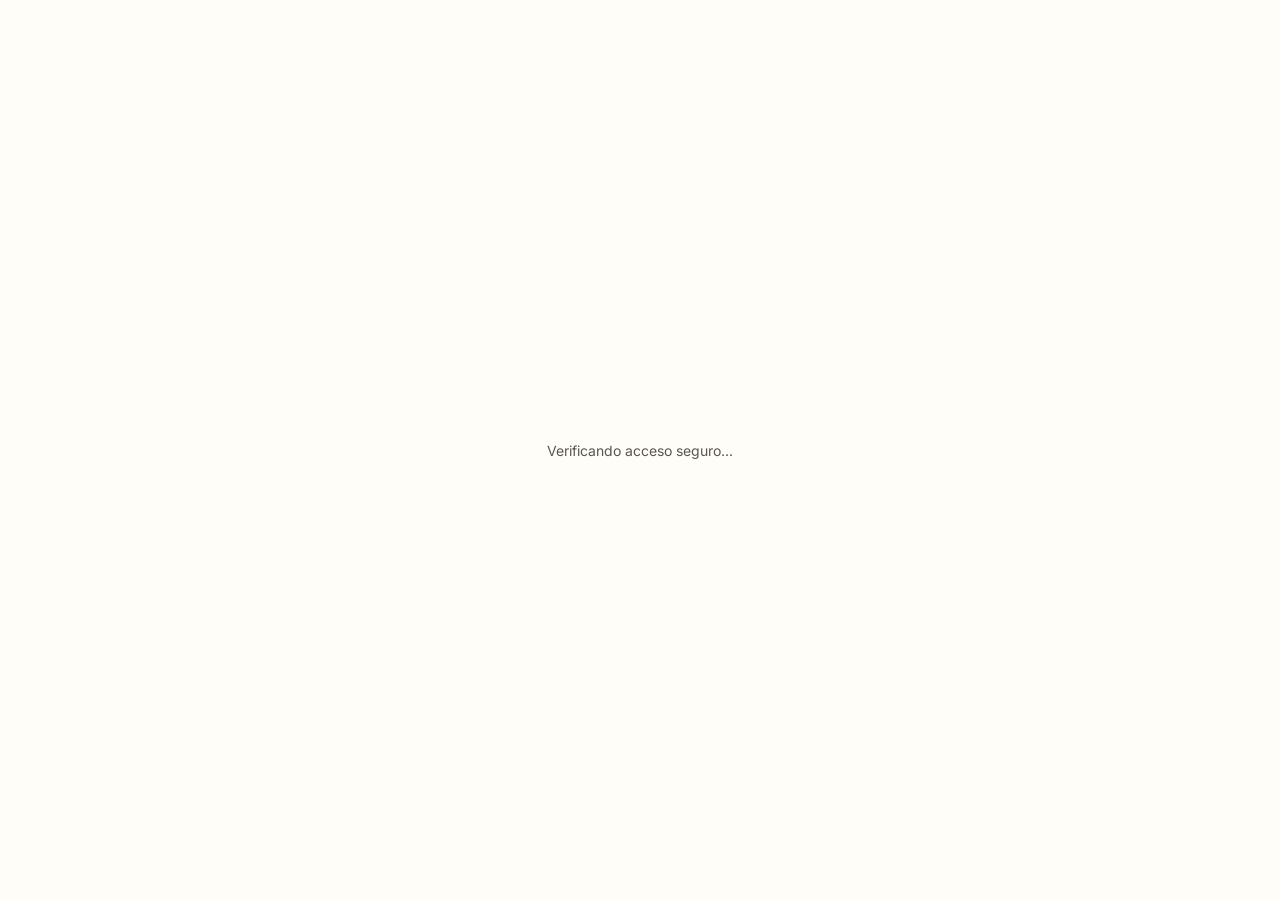
<file: index.html>
<!DOCTYPE html>
<html lang="es">
  <head>
    <meta charset="UTF-8" />
    <meta name="viewport" content="width=device-width, initial-scale=1.0" />
    <title>KōAN Global — Backoffice CEO Irene</title>
    <link rel="manifest" href="./manifest.json" />
    <meta name="theme-color" content="#6B2D3C" />
    <meta name="apple-mobile-web-app-capable" content="yes" />
    <meta name="apple-mobile-web-app-status-bar-style" content="black-translucent" />
    <meta name="apple-mobile-web-app-title" content="KŌAN CEO" />
    <link rel="preconnect" href="https://fonts.googleapis.com">
    <link rel="preconnect" href="https://fonts.gstatic.com" crossorigin>
    <link href="https://fonts.googleapis.com/css2?family=Cormorant+Garamond:wght@400;600;700&family=Inter:wght@300;400;500;600;700&display=swap" rel="stylesheet">
    <style>*{box-sizing:border-box;margin:0;padding:0}body{color:#1c1b1a;-webkit-font-smoothing:antialiased;background-color:#faf8f5;font-family:Inter,-apple-system,BlinkMacSystemFont,sans-serif}</style>
    <script type="module" crossorigin src="./assets/index-DHJnr1W3.js"></script>
    <link rel="modulepreload" crossorigin href="./assets/rolldown-runtime-pP25SEvz.js">
    <link rel="modulepreload" crossorigin href="./assets/dist-CAicUKqm.js">
  </head>
  <body>
    <div id="root"></div>
  </body>
</html>
</file>
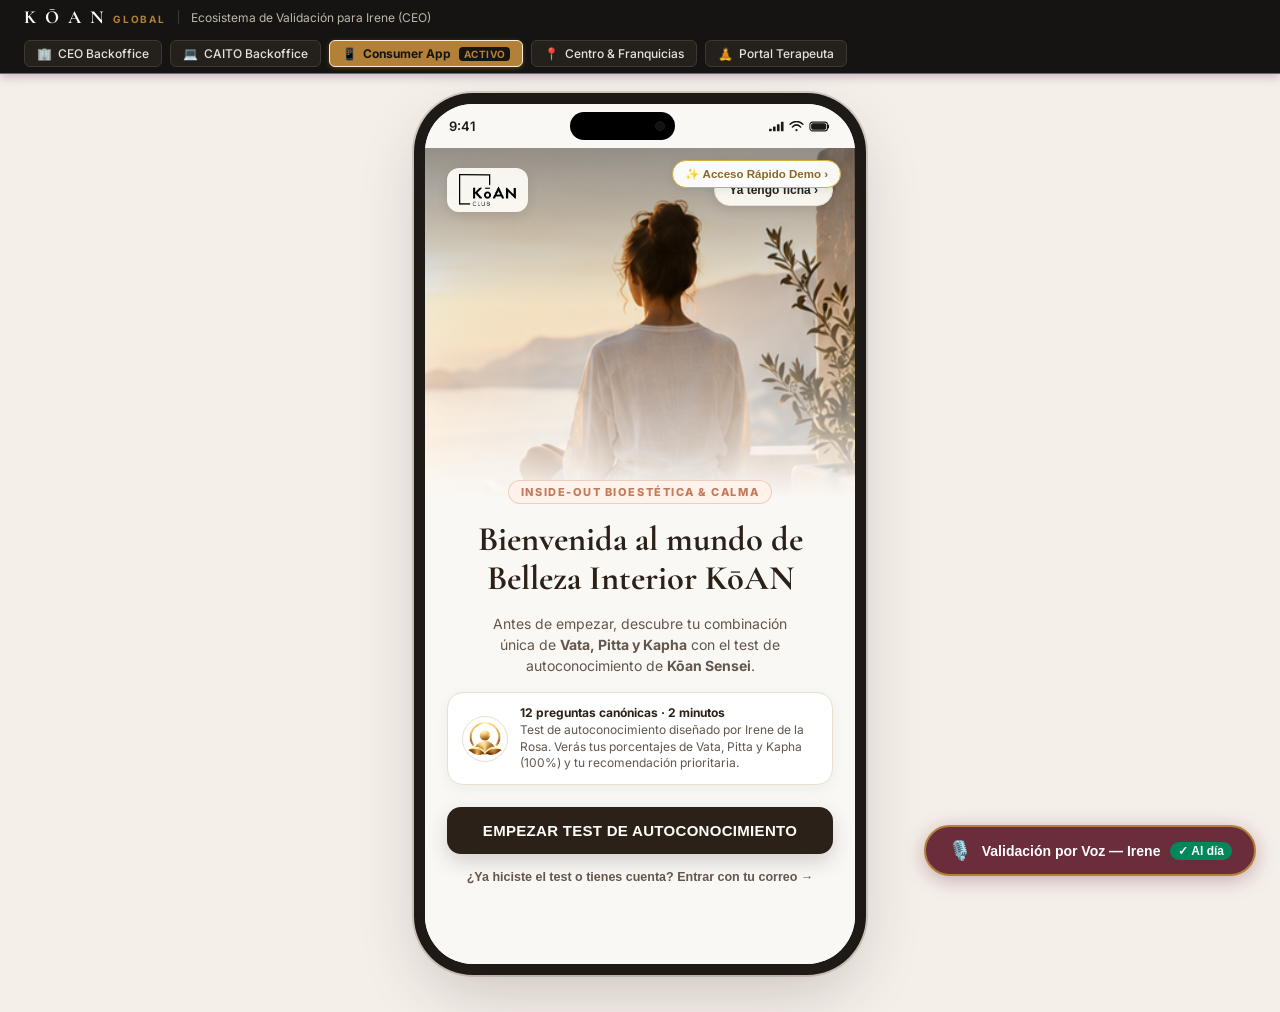
<file: app/index.html>
<!DOCTYPE html>
<html lang="es">
  <head>
    <meta charset="UTF-8" />
    <meta http-equiv="Cache-Control" content="no-cache, no-store, must-revalidate" />
    <meta http-equiv="Pragma" content="no-cache" />
    <meta http-equiv="Expires" content="0" />
    <meta name="viewport" content="width=device-width, initial-scale=1.0, maximum-scale=1.0, user-scalable=no, viewport-fit=cover" />
    <meta name="theme-color" content="#5C1D24" />
    <meta name="apple-mobile-web-app-capable" content="yes" />
    <meta name="apple-mobile-web-app-status-bar-style" content="black-translucent" />
    <meta name="apple-mobile-web-app-title" content="KōAN" />
    <link rel="manifest" href="./manifest.webmanifest" />
    <link rel="icon" type="image/svg+xml" href="./icon.svg" />
    <link rel="apple-touch-icon" href="./icon.svg" />
    <title>KōAN Digital — Bienestar & Bioestética</title>
    <link rel="preconnect" href="https://fonts.googleapis.com">
    <link rel="preconnect" href="https://fonts.gstatic.com" crossorigin>
    <link href="https://fonts.googleapis.com/css2?family=Cormorant+Garamond:wght@400;600;700&family=Inter:wght@300;400;500;600;700&display=swap" rel="stylesheet">
    <style>*{box-sizing:border-box;margin:0;padding:0}body{color:#0f172a;-webkit-font-smoothing:antialiased;background-color:#f8fafc;font-family:-apple-system,BlinkMacSystemFont,SF Pro Text,Segoe UI,Roboto,sans-serif}.koan-app-scroll{scrollbar-width:none;-ms-overflow-style:none}.koan-app-scroll::-webkit-scrollbar{display:none}</style>
    <script type="module" crossorigin src="./assets/index-DOC8Tl_q.js"></script>
    <link rel="modulepreload" crossorigin href="./assets/rolldown-runtime-WkwZ5CU-.js">
    <link rel="modulepreload" crossorigin href="./assets/dist-BvuoD7Ht.js">
  </head>
  <body>
    <div id="root"></div>
  </body>
</html>
</file>
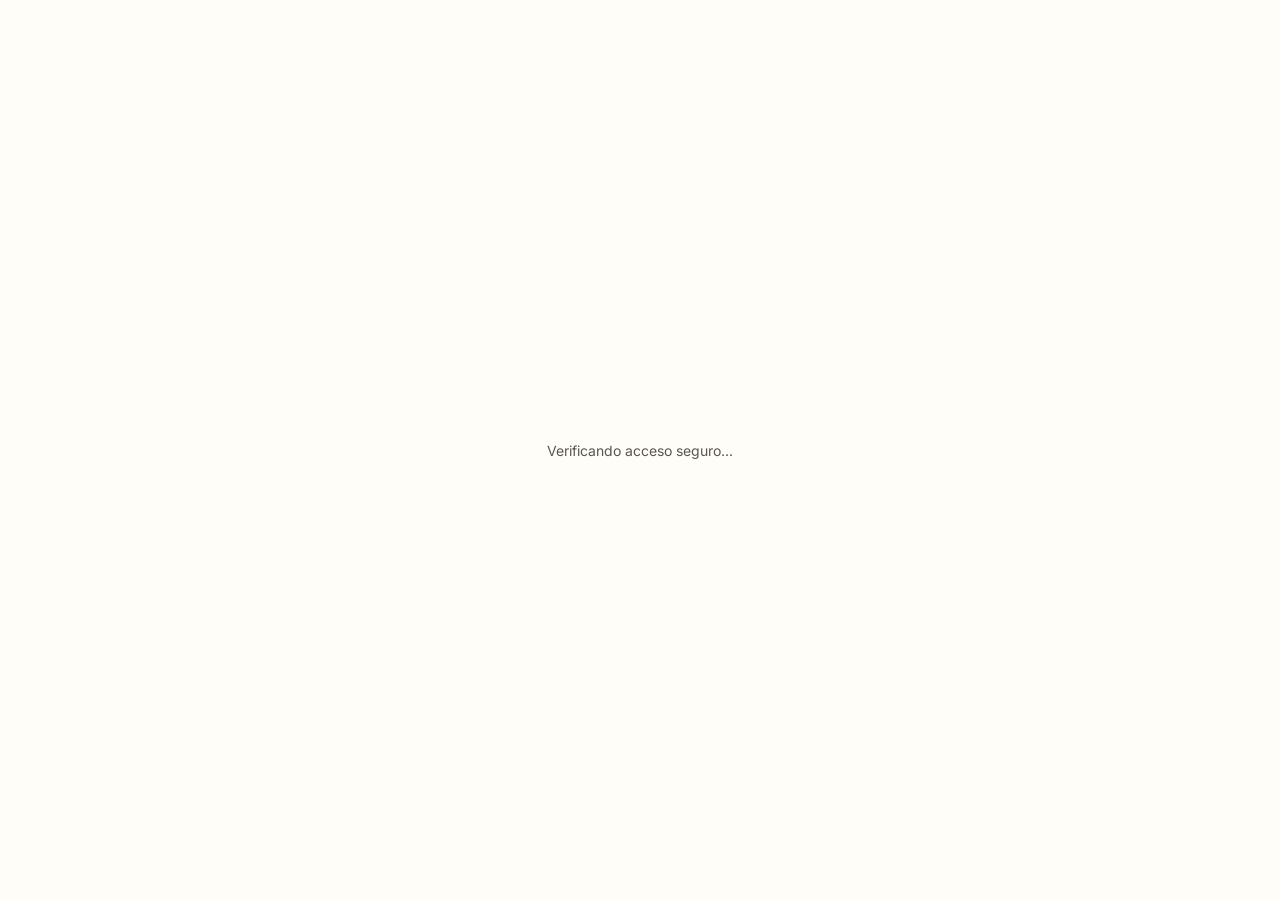
<file: center/index.html>
<!DOCTYPE html>
<html lang="es">
  <head>
    <meta charset="UTF-8" />
    <meta name="viewport" content="width=device-width, initial-scale=1.0" />
    <title>KōAN Portal Centro — Club Kōan Gràcia</title>
    <link rel="manifest" href="./manifest.json" />
    <meta name="theme-color" content="#4A7C7A" />
    <meta name="apple-mobile-web-app-capable" content="yes" />
    <meta name="apple-mobile-web-app-status-bar-style" content="black-translucent" />
    <meta name="apple-mobile-web-app-title" content="KŌAN Centro" />
    <link rel="preconnect" href="https://fonts.googleapis.com">
    <link rel="preconnect" href="https://fonts.gstatic.com" crossorigin>
    <link href="https://fonts.googleapis.com/css2?family=Cormorant+Garamond:wght@400;600;700&family=Inter:wght@300;400;500;600;700&display=swap" rel="stylesheet">
    <style>*{box-sizing:border-box;margin:0;padding:0}body{color:#1c1b1a;-webkit-font-smoothing:antialiased;background-color:#faf8f5;font-family:Inter,-apple-system,BlinkMacSystemFont,sans-serif}</style>
    <script type="module" crossorigin src="./assets/index-BcvXwYyI.js"></script>
  </head>
  <body>
    <div id="root"></div>
  </body>
</html>
</file>
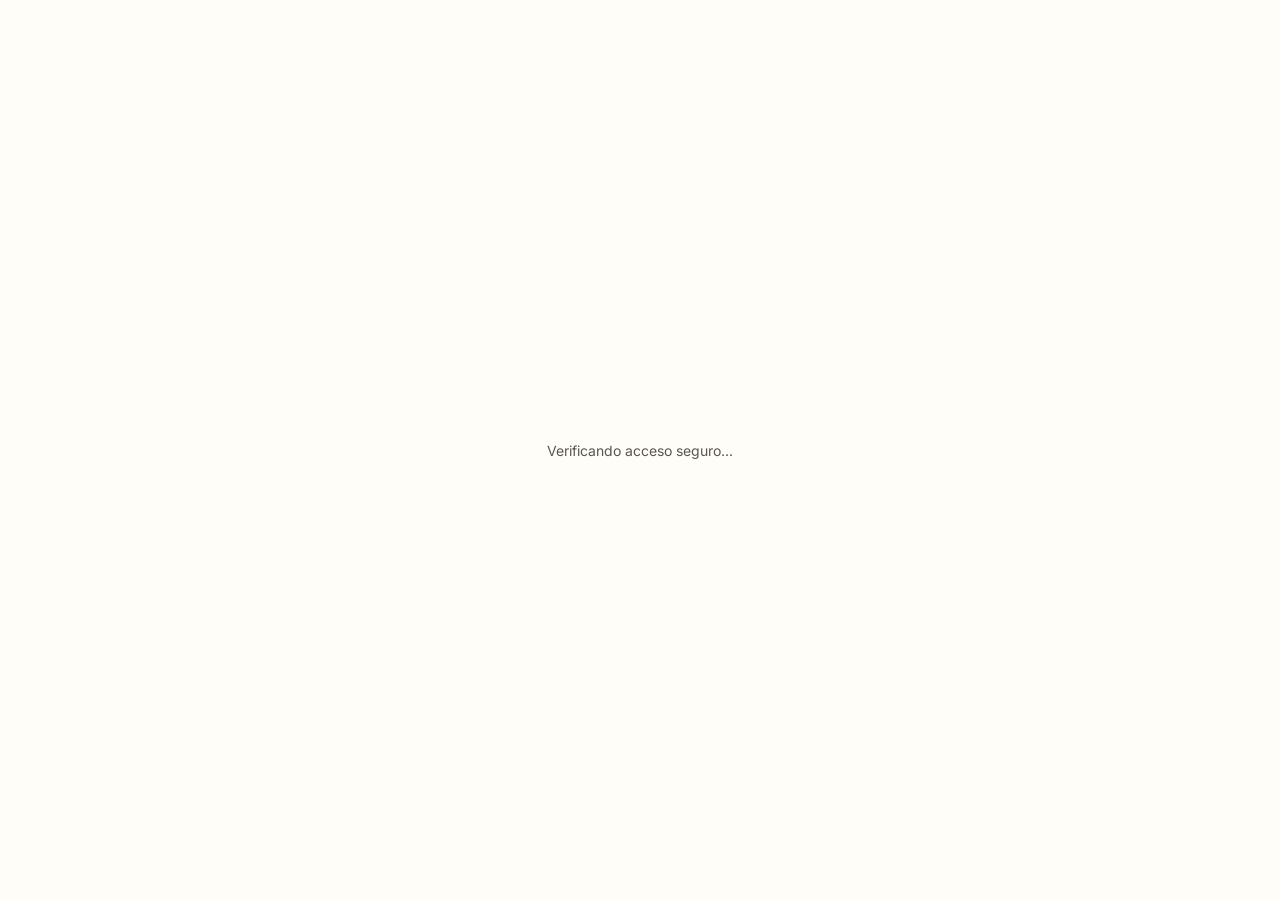
<file: tech/index.html>
<!DOCTYPE html>
<html lang="es">
  <head>
    <meta charset="UTF-8" />
    <meta name="viewport" content="width=device-width, initial-scale=1.0" />
    <title>KōAN Digital | Torre de Control Tecnológica CAITO</title>
    <link rel="preconnect" href="https://fonts.googleapis.com" />
    <link rel="preconnect" href="https://fonts.gstatic.com" crossorigin />
    <link
      href="https://fonts.googleapis.com/css2?family=Inter:wght@400;500;600;700&family=JetBrains+Mono:wght@400;500;600;700&display=swap"
      rel="stylesheet"
    />
    <style>*{box-sizing:border-box;margin:0;padding:0}body{color:#f3f4f6;-webkit-font-smoothing:antialiased;background-color:#0b0d0f;font-family:Inter,-apple-system,BlinkMacSystemFont,sans-serif}code,pre,.font-mono{font-family:JetBrains Mono,ui-monospace,SFMono-Regular,Menlo,Monaco,Consolas,monospace}</style>
    <script type="module" crossorigin src="./assets/index-CxuvMAa7.js"></script>
  </head>
  <body>
    <div id="root"></div>
  </body>
</html>
</file>
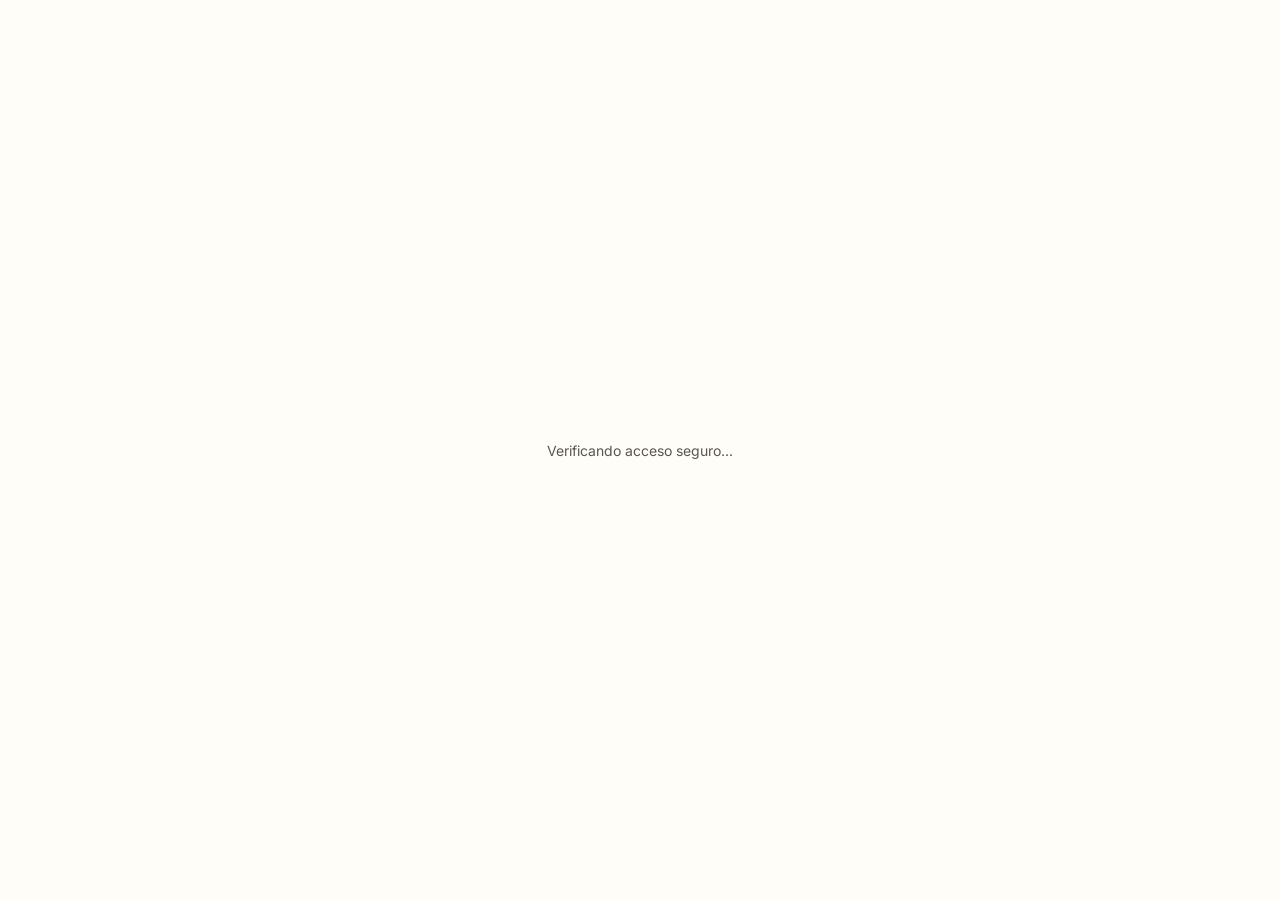
<file: therapist/index.html>
<!DOCTYPE html>
<html lang="es">
  <head>
    <meta charset="UTF-8" />
    <meta name="viewport" content="width=device-width, initial-scale=1.0, maximum-scale=1.0, user-scalable=no" />
    <title>KōAN Cabin Portal — Terapeutas & Especialistas</title>
    <link rel="manifest" href="./manifest.json" />
    <meta name="theme-color" content="#6B2D3C" />
    <meta name="apple-mobile-web-app-capable" content="yes" />
    <meta name="apple-mobile-web-app-status-bar-style" content="black-translucent" />
    <meta name="apple-mobile-web-app-title" content="KŌAN Cabina" />
    <link rel="preconnect" href="https://fonts.googleapis.com">
    <link rel="preconnect" href="https://fonts.gstatic.com" crossorigin>
    <link href="https://fonts.googleapis.com/css2?family=Cormorant+Garamond:wght@400;600;700&family=Inter:wght@300;400;500;600;700&display=swap" rel="stylesheet">
    <style>*{box-sizing:border-box;margin:0;padding:0}body{color:#1c1b1a;-webkit-font-smoothing:antialiased;touch-action:manipulation;background-color:#faf8f5;font-family:Inter,-apple-system,BlinkMacSystemFont,sans-serif}</style>
    <script type="module" crossorigin src="./assets/index-CbOL7Kau.js"></script>
  </head>
  <body>
    <div id="root"></div>
  </body>
</html>
</file>
